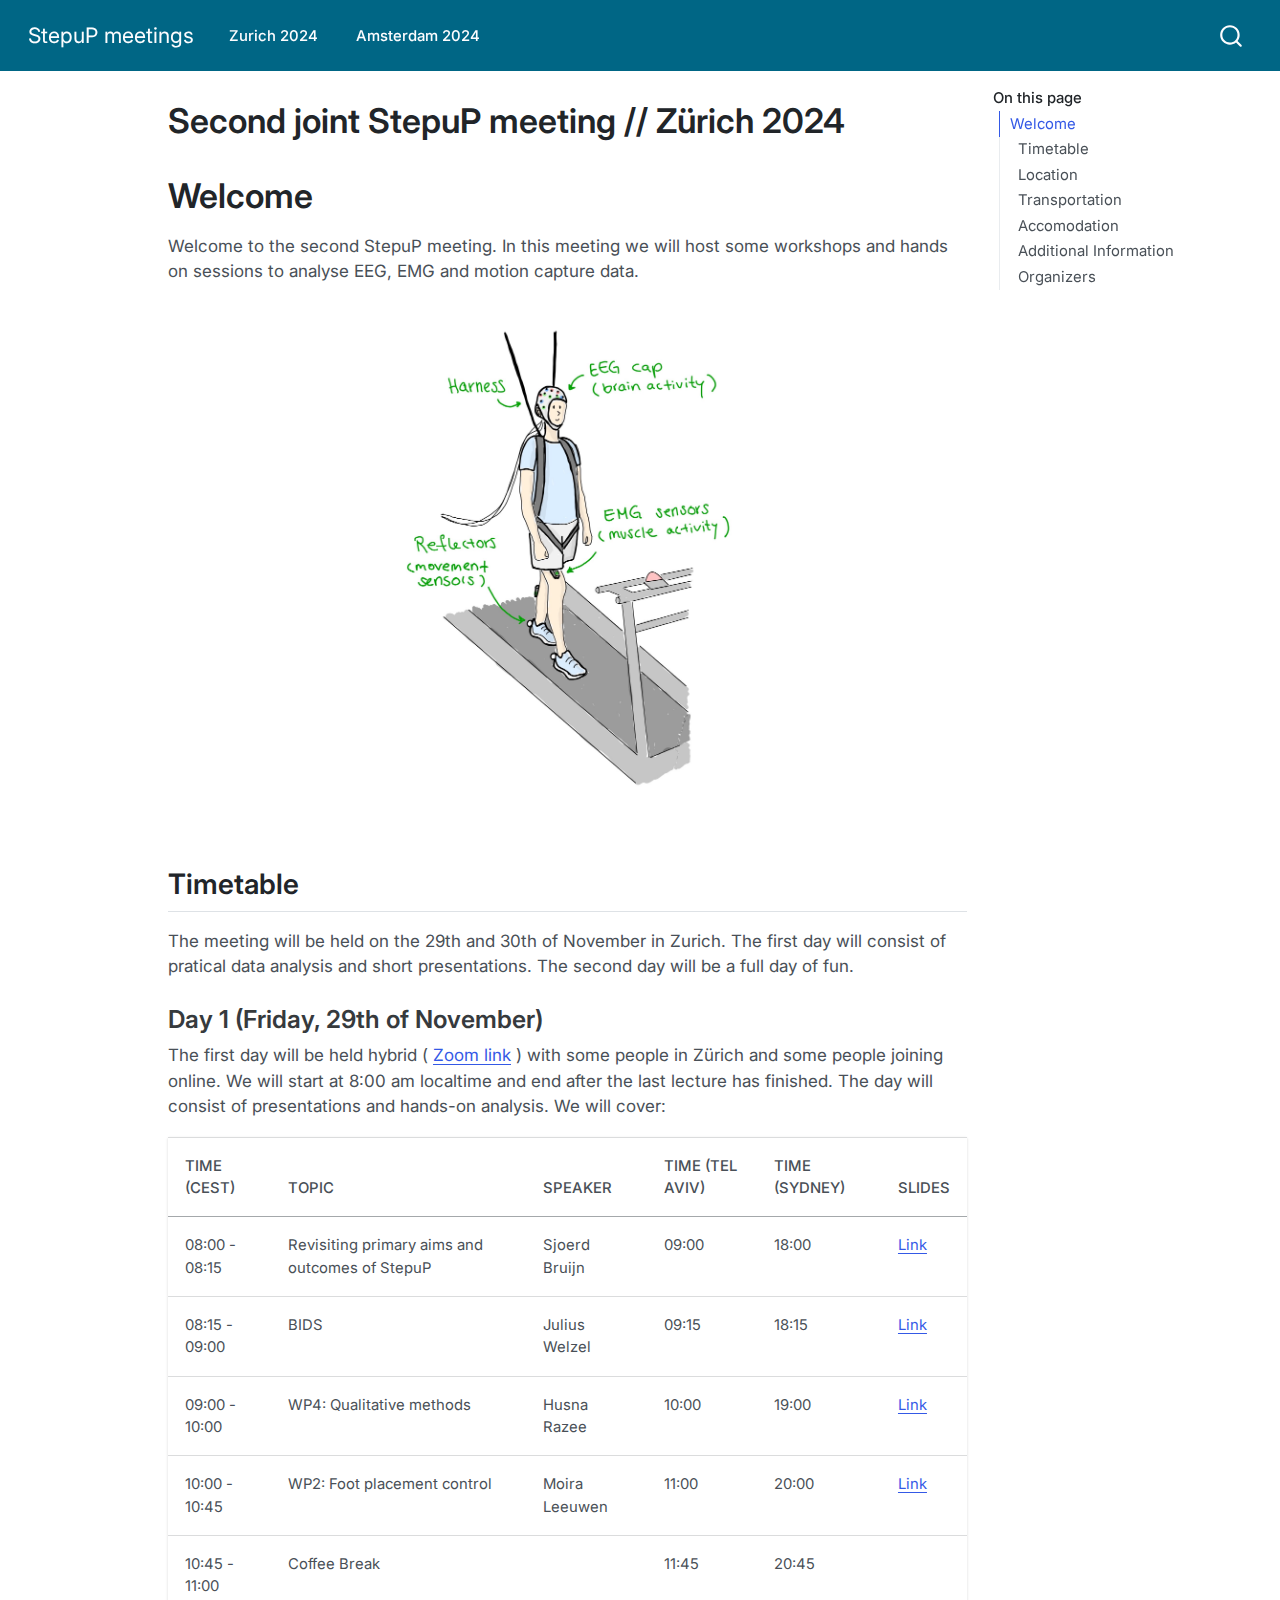
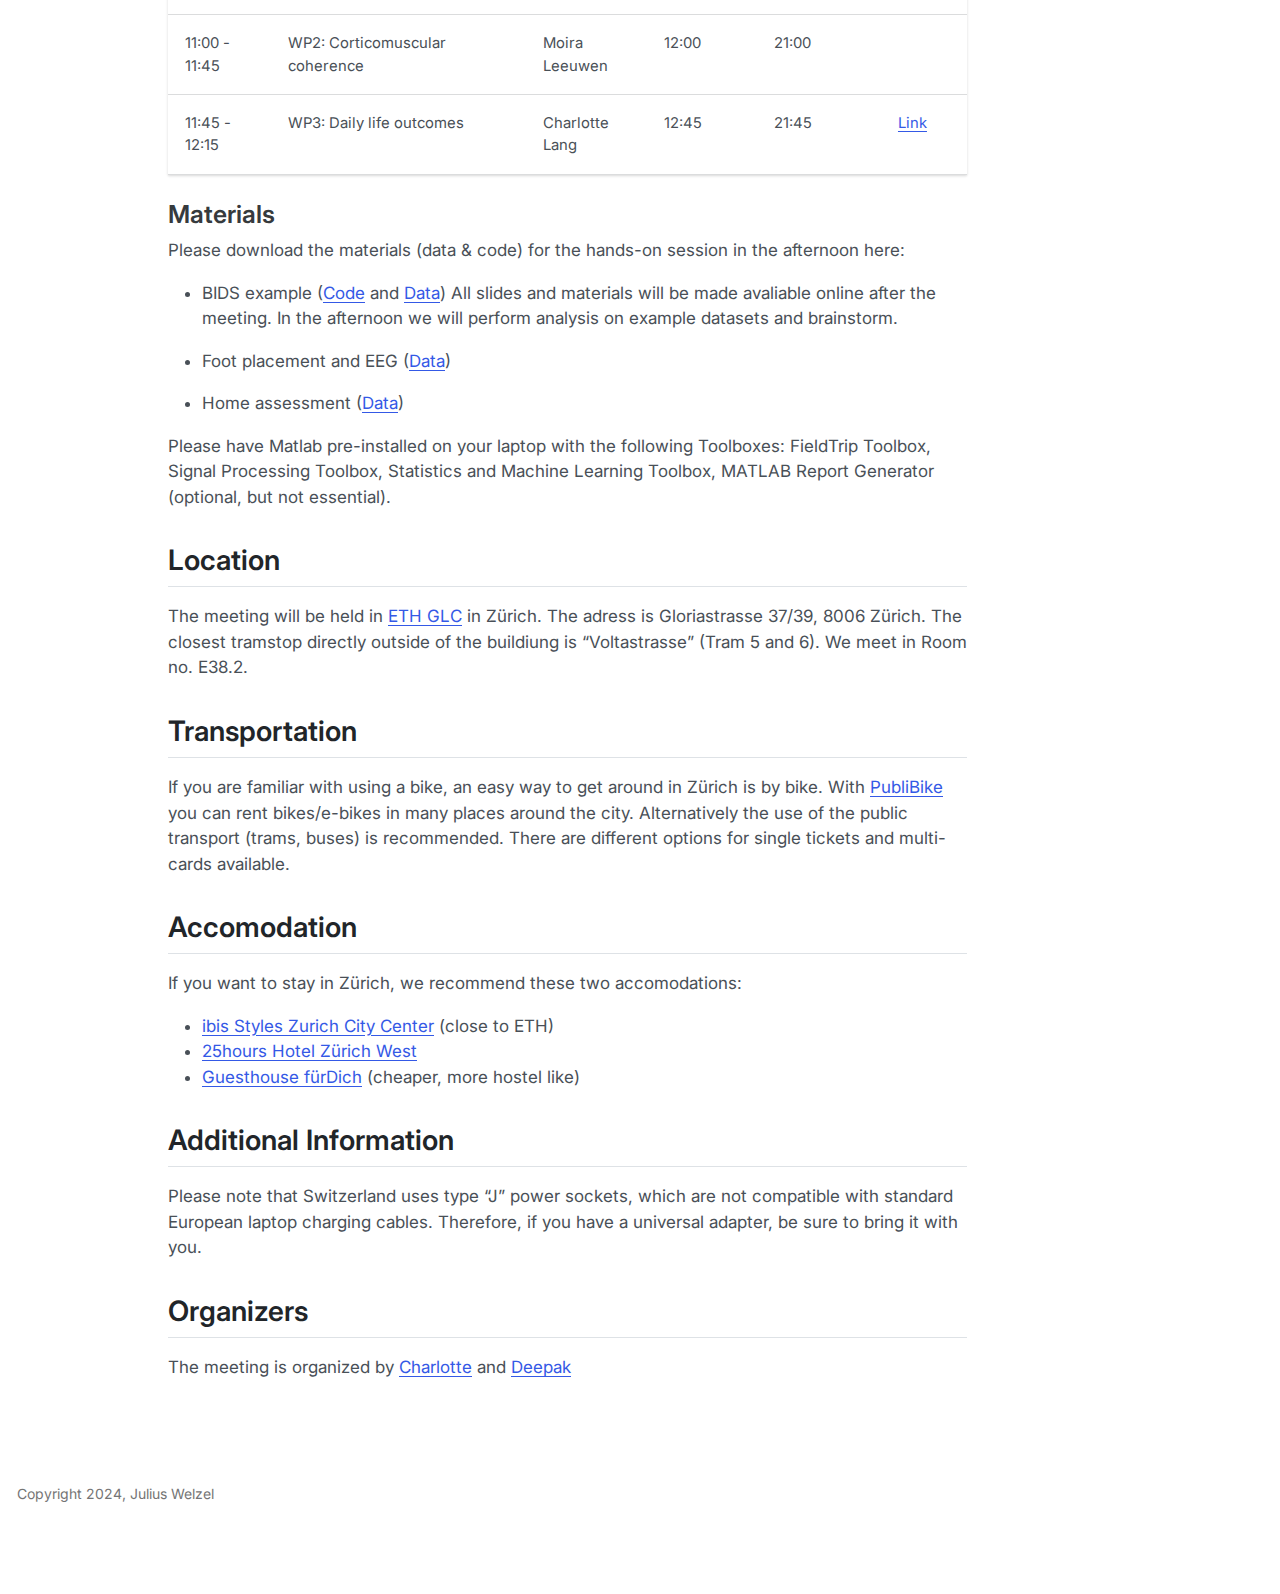
<file: zurich2024.html>
<!DOCTYPE html>
<html xmlns="http://www.w3.org/1999/xhtml" lang="en" xml:lang="en"><head>

<meta charset="utf-8">
<meta name="generator" content="quarto-1.6.40">

<meta name="viewport" content="width=device-width, initial-scale=1.0, user-scalable=yes">


<title>Second joint StepuP meeting // Zürich 2024 – StepuP meetings</title>
<style>
code{white-space: pre-wrap;}
span.smallcaps{font-variant: small-caps;}
div.columns{display: flex; gap: min(4vw, 1.5em);}
div.column{flex: auto; overflow-x: auto;}
div.hanging-indent{margin-left: 1.5em; text-indent: -1.5em;}
ul.task-list{list-style: none;}
ul.task-list li input[type="checkbox"] {
  width: 0.8em;
  margin: 0 0.8em 0.2em -1em; /* quarto-specific, see https://github.com/quarto-dev/quarto-cli/issues/4556 */ 
  vertical-align: middle;
}
</style>


<script src="site_libs/quarto-nav/quarto-nav.js"></script>
<script src="site_libs/clipboard/clipboard.min.js"></script>
<script src="site_libs/quarto-search/autocomplete.umd.js"></script>
<script src="site_libs/quarto-search/fuse.min.js"></script>
<script src="site_libs/quarto-search/quarto-search.js"></script>
<meta name="quarto:offset" content="./">
<script src="site_libs/quarto-html/quarto.js"></script>
<script src="site_libs/quarto-html/popper.min.js"></script>
<script src="site_libs/quarto-html/tippy.umd.min.js"></script>
<script src="site_libs/quarto-html/anchor.min.js"></script>
<link href="site_libs/quarto-html/tippy.css" rel="stylesheet">
<link href="site_libs/quarto-html/quarto-syntax-highlighting-549806ee2085284f45b00abea8c6df48.css" rel="stylesheet" id="quarto-text-highlighting-styles">
<script src="site_libs/bootstrap/bootstrap.min.js"></script>
<link href="site_libs/bootstrap/bootstrap-icons.css" rel="stylesheet">
<link href="site_libs/bootstrap/bootstrap-04ae96e1208eb625c98323d4a55d2680.min.css" rel="stylesheet" append-hash="true" id="quarto-bootstrap" data-mode="light">
<script id="quarto-search-options" type="application/json">{
  "location": "navbar",
  "copy-button": false,
  "collapse-after": 3,
  "panel-placement": "end",
  "type": "overlay",
  "limit": 50,
  "keyboard-shortcut": [
    "f",
    "/",
    "s"
  ],
  "show-item-context": false,
  "language": {
    "search-no-results-text": "No results",
    "search-matching-documents-text": "matching documents",
    "search-copy-link-title": "Copy link to search",
    "search-hide-matches-text": "Hide additional matches",
    "search-more-match-text": "more match in this document",
    "search-more-matches-text": "more matches in this document",
    "search-clear-button-title": "Clear",
    "search-text-placeholder": "",
    "search-detached-cancel-button-title": "Cancel",
    "search-submit-button-title": "Submit",
    "search-label": "Search"
  }
}</script>


<link rel="stylesheet" href="styles.css">
</head>

<body class="nav-fixed">

<div id="quarto-search-results"></div>
  <header id="quarto-header" class="headroom fixed-top">
    <nav class="navbar navbar-expand-lg " data-bs-theme="dark">
      <div class="navbar-container container-fluid">
      <div class="navbar-brand-container mx-auto">
    <a class="navbar-brand" href="./index.html">
    <span class="navbar-title">StepuP meetings</span>
    </a>
  </div>
            <div id="quarto-search" class="" title="Search"></div>
          <button class="navbar-toggler" type="button" data-bs-toggle="collapse" data-bs-target="#navbarCollapse" aria-controls="navbarCollapse" role="menu" aria-expanded="false" aria-label="Toggle navigation" onclick="if (window.quartoToggleHeadroom) { window.quartoToggleHeadroom(); }">
  <span class="navbar-toggler-icon"></span>
</button>
          <div class="collapse navbar-collapse" id="navbarCollapse">
            <ul class="navbar-nav navbar-nav-scroll me-auto">
  <li class="nav-item">
    <a class="nav-link active" href="./zurich2024.html" aria-current="page"> 
<span class="menu-text">Zurich 2024</span></a>
  </li>  
  <li class="nav-item">
    <a class="nav-link" href="./amsterdam2024.html"> 
<span class="menu-text">Amsterdam 2024</span></a>
  </li>  
</ul>
          </div> <!-- /navcollapse -->
            <div class="quarto-navbar-tools">
</div>
      </div> <!-- /container-fluid -->
    </nav>
</header>
<!-- content -->
<div id="quarto-content" class="quarto-container page-columns page-rows-contents page-layout-article page-navbar">
<!-- sidebar -->
<!-- margin-sidebar -->
    <div id="quarto-margin-sidebar" class="sidebar margin-sidebar">
        <nav id="TOC" role="doc-toc" class="toc-active">
    <h2 id="toc-title">On this page</h2>
   
  <ul>
  <li><a href="#welcome" id="toc-welcome" class="nav-link active" data-scroll-target="#welcome">Welcome</a>
  <ul class="collapse">
  <li><a href="#timetable" id="toc-timetable" class="nav-link" data-scroll-target="#timetable">Timetable</a>
  <ul class="collapse">
  <li><a href="#day-1-friday-29th-of-november" id="toc-day-1-friday-29th-of-november" class="nav-link" data-scroll-target="#day-1-friday-29th-of-november">Day 1 (Friday, 29th of November)</a></li>
  <li><a href="#materials" id="toc-materials" class="nav-link" data-scroll-target="#materials">Materials</a></li>
  </ul></li>
  <li><a href="#location" id="toc-location" class="nav-link" data-scroll-target="#location">Location</a></li>
  <li><a href="#transportation" id="toc-transportation" class="nav-link" data-scroll-target="#transportation">Transportation</a></li>
  <li><a href="#accomodation" id="toc-accomodation" class="nav-link" data-scroll-target="#accomodation">Accomodation</a></li>
  <li><a href="#additional-information" id="toc-additional-information" class="nav-link" data-scroll-target="#additional-information">Additional Information</a></li>
  <li><a href="#organizers" id="toc-organizers" class="nav-link" data-scroll-target="#organizers">Organizers</a></li>
  </ul></li>
  </ul>
</nav>
    </div>
<!-- main -->
<main class="content" id="quarto-document-content">

<header id="title-block-header" class="quarto-title-block default">
<div class="quarto-title">
<h1 class="title">Second joint StepuP meeting // Zürich 2024</h1>
</div>



<div class="quarto-title-meta">

    
  
    
  </div>
  


</header>


<section id="welcome" class="level1">
<h1>Welcome</h1>
<p>Welcome to the second StepuP meeting. In this meeting we will host some workshops and hands on sessions to analyse EEG, EMG and motion capture data.</p>
<div class="quarto-figure quarto-figure-center">
<figure class="figure">
<p><img src="treadmill_walking.jpg" class="img-fluid quarto-figure quarto-figure-center figure-img" style="width:50.0%"></p>
</figure>
</div>
<section id="timetable" class="level2">
<h2 class="anchored" data-anchor-id="timetable">Timetable</h2>
<p>The meeting will be held on the 29th and 30th of November in Zurich. The first day will consist of pratical data analysis and short presentations. The second day will be a full day of fun.</p>
<section id="day-1-friday-29th-of-november" class="level3">
<h3 class="anchored" data-anchor-id="day-1-friday-29th-of-november">Day 1 (Friday, 29th of November)</h3>
<p>The first day will be held hybrid ( <a href="https://ethz.zoom.us/j/62034078463">Zoom link</a> ) with some people in Zürich and some people joining online. We will start at 8:00 am localtime and end after the last lecture has finished. The day will consist of presentations and hands-on analysis. We will cover:</p>
<table class="caption-top table">
<thead>
<tr class="header">
<th>Time (CEST)</th>
<th>Topic</th>
<th>Speaker</th>
<th>Time (Tel Aviv)</th>
<th>Time (Sydney)</th>
<th>Slides</th>
</tr>
</thead>
<tbody>
<tr class="odd">
<td>08:00 - 08:15</td>
<td>Revisiting primary aims and outcomes of StepuP</td>
<td>Sjoerd Bruijn</td>
<td>09:00</td>
<td>18:00</td>
<td><a href="slides/Stepup2024_Introduction_Sjoerd.pdf">Link</a></td>
</tr>
<tr class="even">
<td>08:15 - 09:00</td>
<td>BIDS</td>
<td>Julius Welzel</td>
<td>09:15</td>
<td>18:15</td>
<td><a href="slides/WS24_zurich_bids_welzel.pdf">Link</a></td>
</tr>
<tr class="odd">
<td>09:00 - 10:00</td>
<td>WP4: Qualitative methods</td>
<td>Husna Razee</td>
<td>10:00</td>
<td>19:00</td>
<td><a href="slides/WS24_zurich_bids_raznee.pdf">Link</a></td>
</tr>
<tr class="even">
<td>10:00 - 10:45</td>
<td>WP2: Foot placement control</td>
<td>Moira Leeuwen</td>
<td>11:00</td>
<td>20:00</td>
<td><a href="slides/WS24_zurich_bids_leeuwen.pdf">Link</a></td>
</tr>
<tr class="odd">
<td>10:45 - 11:00</td>
<td>Coffee Break</td>
<td></td>
<td>11:45</td>
<td>20:45</td>
<td></td>
</tr>
<tr class="even">
<td>11:00 - 11:45</td>
<td>WP2: Corticomuscular coherence</td>
<td>Moira Leeuwen</td>
<td>12:00</td>
<td>21:00</td>
<td></td>
</tr>
<tr class="odd">
<td>11:45 - 12:15</td>
<td>WP3: Daily life outcomes</td>
<td>Charlotte Lang</td>
<td>12:45</td>
<td>21:45</td>
<td><a href="slides/WS24_zurich_bids_lang.pdf">Link</a></td>
</tr>
</tbody>
</table>
</section>
<section id="materials" class="level3">
<h3 class="anchored" data-anchor-id="materials">Materials</h3>
<p>Please download the materials (data &amp; code) for the hands-on session in the afternoon here:</p>
<ul>
<li><p>BIDS example (<a href="https://github.com/StepuP-consortium/stepup_bids_converter">Code</a> and <a href="https://cloud.rz.uni-kiel.de/index.php/s/rjTPpC2dKwFjiW8">Data</a>) All slides and materials will be made avaliable online after the meeting. In the afternoon we will perform analysis on example datasets and brainstorm.</p></li>
<li><p>Foot placement and EEG (<a href="https://surfdrive.surf.nl/files/index.php/s/sxZU6wVAQsjYitX">Data</a>)</p></li>
<li><p>Home assessment (<a href="https://polybox.ethz.ch/index.php/s/ntKGAiODKDX4LzV">Data</a>)</p></li>
</ul>
<p>Please have Matlab pre-installed on your laptop with the following Toolboxes: FieldTrip Toolbox, Signal Processing Toolbox, Statistics and Machine Learning Toolbox, MATLAB Report Generator (optional, but not essential).</p>
</section>
</section>
<section id="location" class="level2">
<h2 class="anchored" data-anchor-id="location">Location</h2>
<p>The meeting will be held in <a href="https://maps.app.goo.gl/HCY5QiNgmukd2wK48">ETH GLC</a> in Zürich. The adress is Gloriastrasse 37/39, 8006 Zürich. The closest tramstop directly outside of the buildiung is “Voltastrasse” (Tram 5 and 6). We meet in Room no. E38.2.</p>
</section>
<section id="transportation" class="level2">
<h2 class="anchored" data-anchor-id="transportation">Transportation</h2>
<p>If you are familiar with using a bike, an easy way to get around in Zürich is by bike. With <a href="https://www.publibike.ch/en/map">PubliBike</a> you can rent bikes/e-bikes in many places around the city. Alternatively the use of the public transport (trams, buses) is recommended. There are different options for single tickets and multi-cards available.</p>
</section>
<section id="accomodation" class="level2">
<h2 class="anchored" data-anchor-id="accomodation">Accomodation</h2>
<p>If you want to stay in Zürich, we recommend these two accomodations:</p>
<ul>
<li><a href="https://all.accor.com/hotel/B5J7/index.de.shtml">ibis Styles Zurich City Center</a> (close to ETH)</li>
<li><a href="https://all.accor.com/hotel/B145/index.de.shtml">25hours Hotel Zürich West</a></li>
<li><a href="https://en.fuerdich.ch/guesthouse">Guesthouse fürDich</a> (cheaper, more hostel like)</li>
</ul>
</section>
<section id="additional-information" class="level2">
<h2 class="anchored" data-anchor-id="additional-information">Additional Information</h2>
<p>Please note that Switzerland uses type “J” power sockets, which are not compatible with standard European laptop charging cables. Therefore, if you have a universal adapter, be sure to bring it with you.</p>
</section>
<section id="organizers" class="level2">
<h2 class="anchored" data-anchor-id="organizers">Organizers</h2>
<p>The meeting is organized by <a href="mailto:charlotte.lang@hest.ethz.ch?subject=StepuP%20meeting">Charlotte</a> and <a href="mailto:deepak.ravi@hest.ethz.ch?subject=StepuP%20meeting">Deepak</a></p>


</section>
</section>

</main> <!-- /main -->
<script id="quarto-html-after-body" type="application/javascript">
window.document.addEventListener("DOMContentLoaded", function (event) {
  const toggleBodyColorMode = (bsSheetEl) => {
    const mode = bsSheetEl.getAttribute("data-mode");
    const bodyEl = window.document.querySelector("body");
    if (mode === "dark") {
      bodyEl.classList.add("quarto-dark");
      bodyEl.classList.remove("quarto-light");
    } else {
      bodyEl.classList.add("quarto-light");
      bodyEl.classList.remove("quarto-dark");
    }
  }
  const toggleBodyColorPrimary = () => {
    const bsSheetEl = window.document.querySelector("link#quarto-bootstrap");
    if (bsSheetEl) {
      toggleBodyColorMode(bsSheetEl);
    }
  }
  toggleBodyColorPrimary();  
  const icon = "";
  const anchorJS = new window.AnchorJS();
  anchorJS.options = {
    placement: 'right',
    icon: icon
  };
  anchorJS.add('.anchored');
  const isCodeAnnotation = (el) => {
    for (const clz of el.classList) {
      if (clz.startsWith('code-annotation-')) {                     
        return true;
      }
    }
    return false;
  }
  const onCopySuccess = function(e) {
    // button target
    const button = e.trigger;
    // don't keep focus
    button.blur();
    // flash "checked"
    button.classList.add('code-copy-button-checked');
    var currentTitle = button.getAttribute("title");
    button.setAttribute("title", "Copied!");
    let tooltip;
    if (window.bootstrap) {
      button.setAttribute("data-bs-toggle", "tooltip");
      button.setAttribute("data-bs-placement", "left");
      button.setAttribute("data-bs-title", "Copied!");
      tooltip = new bootstrap.Tooltip(button, 
        { trigger: "manual", 
          customClass: "code-copy-button-tooltip",
          offset: [0, -8]});
      tooltip.show();    
    }
    setTimeout(function() {
      if (tooltip) {
        tooltip.hide();
        button.removeAttribute("data-bs-title");
        button.removeAttribute("data-bs-toggle");
        button.removeAttribute("data-bs-placement");
      }
      button.setAttribute("title", currentTitle);
      button.classList.remove('code-copy-button-checked');
    }, 1000);
    // clear code selection
    e.clearSelection();
  }
  const getTextToCopy = function(trigger) {
      const codeEl = trigger.previousElementSibling.cloneNode(true);
      for (const childEl of codeEl.children) {
        if (isCodeAnnotation(childEl)) {
          childEl.remove();
        }
      }
      return codeEl.innerText;
  }
  const clipboard = new window.ClipboardJS('.code-copy-button:not([data-in-quarto-modal])', {
    text: getTextToCopy
  });
  clipboard.on('success', onCopySuccess);
  if (window.document.getElementById('quarto-embedded-source-code-modal')) {
    const clipboardModal = new window.ClipboardJS('.code-copy-button[data-in-quarto-modal]', {
      text: getTextToCopy,
      container: window.document.getElementById('quarto-embedded-source-code-modal')
    });
    clipboardModal.on('success', onCopySuccess);
  }
    var localhostRegex = new RegExp(/^(?:http|https):\/\/localhost\:?[0-9]*\//);
    var mailtoRegex = new RegExp(/^mailto:/);
      var filterRegex = new RegExp("https:\/\/JuliusWelzel\.github\.io\/stepup_meetings\/");
    var isInternal = (href) => {
        return filterRegex.test(href) || localhostRegex.test(href) || mailtoRegex.test(href);
    }
    // Inspect non-navigation links and adorn them if external
 	var links = window.document.querySelectorAll('a[href]:not(.nav-link):not(.navbar-brand):not(.toc-action):not(.sidebar-link):not(.sidebar-item-toggle):not(.pagination-link):not(.no-external):not([aria-hidden]):not(.dropdown-item):not(.quarto-navigation-tool):not(.about-link)');
    for (var i=0; i<links.length; i++) {
      const link = links[i];
      if (!isInternal(link.href)) {
        // undo the damage that might have been done by quarto-nav.js in the case of
        // links that we want to consider external
        if (link.dataset.originalHref !== undefined) {
          link.href = link.dataset.originalHref;
        }
      }
    }
  function tippyHover(el, contentFn, onTriggerFn, onUntriggerFn) {
    const config = {
      allowHTML: true,
      maxWidth: 500,
      delay: 100,
      arrow: false,
      appendTo: function(el) {
          return el.parentElement;
      },
      interactive: true,
      interactiveBorder: 10,
      theme: 'quarto',
      placement: 'bottom-start',
    };
    if (contentFn) {
      config.content = contentFn;
    }
    if (onTriggerFn) {
      config.onTrigger = onTriggerFn;
    }
    if (onUntriggerFn) {
      config.onUntrigger = onUntriggerFn;
    }
    window.tippy(el, config); 
  }
  const noterefs = window.document.querySelectorAll('a[role="doc-noteref"]');
  for (var i=0; i<noterefs.length; i++) {
    const ref = noterefs[i];
    tippyHover(ref, function() {
      // use id or data attribute instead here
      let href = ref.getAttribute('data-footnote-href') || ref.getAttribute('href');
      try { href = new URL(href).hash; } catch {}
      const id = href.replace(/^#\/?/, "");
      const note = window.document.getElementById(id);
      if (note) {
        return note.innerHTML;
      } else {
        return "";
      }
    });
  }
  const xrefs = window.document.querySelectorAll('a.quarto-xref');
  const processXRef = (id, note) => {
    // Strip column container classes
    const stripColumnClz = (el) => {
      el.classList.remove("page-full", "page-columns");
      if (el.children) {
        for (const child of el.children) {
          stripColumnClz(child);
        }
      }
    }
    stripColumnClz(note)
    if (id === null || id.startsWith('sec-')) {
      // Special case sections, only their first couple elements
      const container = document.createElement("div");
      if (note.children && note.children.length > 2) {
        container.appendChild(note.children[0].cloneNode(true));
        for (let i = 1; i < note.children.length; i++) {
          const child = note.children[i];
          if (child.tagName === "P" && child.innerText === "") {
            continue;
          } else {
            container.appendChild(child.cloneNode(true));
            break;
          }
        }
        if (window.Quarto?.typesetMath) {
          window.Quarto.typesetMath(container);
        }
        return container.innerHTML
      } else {
        if (window.Quarto?.typesetMath) {
          window.Quarto.typesetMath(note);
        }
        return note.innerHTML;
      }
    } else {
      // Remove any anchor links if they are present
      const anchorLink = note.querySelector('a.anchorjs-link');
      if (anchorLink) {
        anchorLink.remove();
      }
      if (window.Quarto?.typesetMath) {
        window.Quarto.typesetMath(note);
      }
      if (note.classList.contains("callout")) {
        return note.outerHTML;
      } else {
        return note.innerHTML;
      }
    }
  }
  for (var i=0; i<xrefs.length; i++) {
    const xref = xrefs[i];
    tippyHover(xref, undefined, function(instance) {
      instance.disable();
      let url = xref.getAttribute('href');
      let hash = undefined; 
      if (url.startsWith('#')) {
        hash = url;
      } else {
        try { hash = new URL(url).hash; } catch {}
      }
      if (hash) {
        const id = hash.replace(/^#\/?/, "");
        const note = window.document.getElementById(id);
        if (note !== null) {
          try {
            const html = processXRef(id, note.cloneNode(true));
            instance.setContent(html);
          } finally {
            instance.enable();
            instance.show();
          }
        } else {
          // See if we can fetch this
          fetch(url.split('#')[0])
          .then(res => res.text())
          .then(html => {
            const parser = new DOMParser();
            const htmlDoc = parser.parseFromString(html, "text/html");
            const note = htmlDoc.getElementById(id);
            if (note !== null) {
              const html = processXRef(id, note);
              instance.setContent(html);
            } 
          }).finally(() => {
            instance.enable();
            instance.show();
          });
        }
      } else {
        // See if we can fetch a full url (with no hash to target)
        // This is a special case and we should probably do some content thinning / targeting
        fetch(url)
        .then(res => res.text())
        .then(html => {
          const parser = new DOMParser();
          const htmlDoc = parser.parseFromString(html, "text/html");
          const note = htmlDoc.querySelector('main.content');
          if (note !== null) {
            // This should only happen for chapter cross references
            // (since there is no id in the URL)
            // remove the first header
            if (note.children.length > 0 && note.children[0].tagName === "HEADER") {
              note.children[0].remove();
            }
            const html = processXRef(null, note);
            instance.setContent(html);
          } 
        }).finally(() => {
          instance.enable();
          instance.show();
        });
      }
    }, function(instance) {
    });
  }
      let selectedAnnoteEl;
      const selectorForAnnotation = ( cell, annotation) => {
        let cellAttr = 'data-code-cell="' + cell + '"';
        let lineAttr = 'data-code-annotation="' +  annotation + '"';
        const selector = 'span[' + cellAttr + '][' + lineAttr + ']';
        return selector;
      }
      const selectCodeLines = (annoteEl) => {
        const doc = window.document;
        const targetCell = annoteEl.getAttribute("data-target-cell");
        const targetAnnotation = annoteEl.getAttribute("data-target-annotation");
        const annoteSpan = window.document.querySelector(selectorForAnnotation(targetCell, targetAnnotation));
        const lines = annoteSpan.getAttribute("data-code-lines").split(",");
        const lineIds = lines.map((line) => {
          return targetCell + "-" + line;
        })
        let top = null;
        let height = null;
        let parent = null;
        if (lineIds.length > 0) {
            //compute the position of the single el (top and bottom and make a div)
            const el = window.document.getElementById(lineIds[0]);
            top = el.offsetTop;
            height = el.offsetHeight;
            parent = el.parentElement.parentElement;
          if (lineIds.length > 1) {
            const lastEl = window.document.getElementById(lineIds[lineIds.length - 1]);
            const bottom = lastEl.offsetTop + lastEl.offsetHeight;
            height = bottom - top;
          }
          if (top !== null && height !== null && parent !== null) {
            // cook up a div (if necessary) and position it 
            let div = window.document.getElementById("code-annotation-line-highlight");
            if (div === null) {
              div = window.document.createElement("div");
              div.setAttribute("id", "code-annotation-line-highlight");
              div.style.position = 'absolute';
              parent.appendChild(div);
            }
            div.style.top = top - 2 + "px";
            div.style.height = height + 4 + "px";
            div.style.left = 0;
            let gutterDiv = window.document.getElementById("code-annotation-line-highlight-gutter");
            if (gutterDiv === null) {
              gutterDiv = window.document.createElement("div");
              gutterDiv.setAttribute("id", "code-annotation-line-highlight-gutter");
              gutterDiv.style.position = 'absolute';
              const codeCell = window.document.getElementById(targetCell);
              const gutter = codeCell.querySelector('.code-annotation-gutter');
              gutter.appendChild(gutterDiv);
            }
            gutterDiv.style.top = top - 2 + "px";
            gutterDiv.style.height = height + 4 + "px";
          }
          selectedAnnoteEl = annoteEl;
        }
      };
      const unselectCodeLines = () => {
        const elementsIds = ["code-annotation-line-highlight", "code-annotation-line-highlight-gutter"];
        elementsIds.forEach((elId) => {
          const div = window.document.getElementById(elId);
          if (div) {
            div.remove();
          }
        });
        selectedAnnoteEl = undefined;
      };
        // Handle positioning of the toggle
    window.addEventListener(
      "resize",
      throttle(() => {
        elRect = undefined;
        if (selectedAnnoteEl) {
          selectCodeLines(selectedAnnoteEl);
        }
      }, 10)
    );
    function throttle(fn, ms) {
    let throttle = false;
    let timer;
      return (...args) => {
        if(!throttle) { // first call gets through
            fn.apply(this, args);
            throttle = true;
        } else { // all the others get throttled
            if(timer) clearTimeout(timer); // cancel #2
            timer = setTimeout(() => {
              fn.apply(this, args);
              timer = throttle = false;
            }, ms);
        }
      };
    }
      // Attach click handler to the DT
      const annoteDls = window.document.querySelectorAll('dt[data-target-cell]');
      for (const annoteDlNode of annoteDls) {
        annoteDlNode.addEventListener('click', (event) => {
          const clickedEl = event.target;
          if (clickedEl !== selectedAnnoteEl) {
            unselectCodeLines();
            const activeEl = window.document.querySelector('dt[data-target-cell].code-annotation-active');
            if (activeEl) {
              activeEl.classList.remove('code-annotation-active');
            }
            selectCodeLines(clickedEl);
            clickedEl.classList.add('code-annotation-active');
          } else {
            // Unselect the line
            unselectCodeLines();
            clickedEl.classList.remove('code-annotation-active');
          }
        });
      }
  const findCites = (el) => {
    const parentEl = el.parentElement;
    if (parentEl) {
      const cites = parentEl.dataset.cites;
      if (cites) {
        return {
          el,
          cites: cites.split(' ')
        };
      } else {
        return findCites(el.parentElement)
      }
    } else {
      return undefined;
    }
  };
  var bibliorefs = window.document.querySelectorAll('a[role="doc-biblioref"]');
  for (var i=0; i<bibliorefs.length; i++) {
    const ref = bibliorefs[i];
    const citeInfo = findCites(ref);
    if (citeInfo) {
      tippyHover(citeInfo.el, function() {
        var popup = window.document.createElement('div');
        citeInfo.cites.forEach(function(cite) {
          var citeDiv = window.document.createElement('div');
          citeDiv.classList.add('hanging-indent');
          citeDiv.classList.add('csl-entry');
          var biblioDiv = window.document.getElementById('ref-' + cite);
          if (biblioDiv) {
            citeDiv.innerHTML = biblioDiv.innerHTML;
          }
          popup.appendChild(citeDiv);
        });
        return popup.innerHTML;
      });
    }
  }
});
</script>
</div> <!-- /content -->
<footer class="footer">
  <div class="nav-footer">
    <div class="nav-footer-left">
<p>Copyright 2024, Julius Welzel</p>
</div>   
    <div class="nav-footer-center">
      &nbsp;
    </div>
    <div class="nav-footer-right">
      &nbsp;
    </div>
  </div>
</footer>




</body></html>
</file>
<file: site_libs/quarto-html/tippy.css>
.tippy-box[data-animation=fade][data-state=hidden]{opacity:0}[data-tippy-root]{max-width:calc(100vw - 10px)}.tippy-box{position:relative;background-color:#333;color:#fff;border-radius:4px;font-size:14px;line-height:1.4;white-space:normal;outline:0;transition-property:transform,visibility,opacity}.tippy-box[data-placement^=top]>.tippy-arrow{bottom:0}.tippy-box[data-placement^=top]>.tippy-arrow:before{bottom:-7px;left:0;border-width:8px 8px 0;border-top-color:initial;transform-origin:center top}.tippy-box[data-placement^=bottom]>.tippy-arrow{top:0}.tippy-box[data-placement^=bottom]>.tippy-arrow:before{top:-7px;left:0;border-width:0 8px 8px;border-bottom-color:initial;transform-origin:center bottom}.tippy-box[data-placement^=left]>.tippy-arrow{right:0}.tippy-box[data-placement^=left]>.tippy-arrow:before{border-width:8px 0 8px 8px;border-left-color:initial;right:-7px;transform-origin:center left}.tippy-box[data-placement^=right]>.tippy-arrow{left:0}.tippy-box[data-placement^=right]>.tippy-arrow:before{left:-7px;border-width:8px 8px 8px 0;border-right-color:initial;transform-origin:center right}.tippy-box[data-inertia][data-state=visible]{transition-timing-function:cubic-bezier(.54,1.5,.38,1.11)}.tippy-arrow{width:16px;height:16px;color:#333}.tippy-arrow:before{content:"";position:absolute;border-color:transparent;border-style:solid}.tippy-content{position:relative;padding:5px 9px;z-index:1}
</file>
<file: site_libs/quarto-html/quarto-syntax-highlighting-549806ee2085284f45b00abea8c6df48.css>
/* quarto syntax highlight colors */
:root {
  --quarto-hl-ot-color: #003B4F;
  --quarto-hl-at-color: #657422;
  --quarto-hl-ss-color: #20794D;
  --quarto-hl-an-color: #5E5E5E;
  --quarto-hl-fu-color: #4758AB;
  --quarto-hl-st-color: #20794D;
  --quarto-hl-cf-color: #003B4F;
  --quarto-hl-op-color: #5E5E5E;
  --quarto-hl-er-color: #AD0000;
  --quarto-hl-bn-color: #AD0000;
  --quarto-hl-al-color: #AD0000;
  --quarto-hl-va-color: #111111;
  --quarto-hl-bu-color: inherit;
  --quarto-hl-ex-color: inherit;
  --quarto-hl-pp-color: #AD0000;
  --quarto-hl-in-color: #5E5E5E;
  --quarto-hl-vs-color: #20794D;
  --quarto-hl-wa-color: #5E5E5E;
  --quarto-hl-do-color: #5E5E5E;
  --quarto-hl-im-color: #00769E;
  --quarto-hl-ch-color: #20794D;
  --quarto-hl-dt-color: #AD0000;
  --quarto-hl-fl-color: #AD0000;
  --quarto-hl-co-color: #5E5E5E;
  --quarto-hl-cv-color: #5E5E5E;
  --quarto-hl-cn-color: #8f5902;
  --quarto-hl-sc-color: #5E5E5E;
  --quarto-hl-dv-color: #AD0000;
  --quarto-hl-kw-color: #003B4F;
}

/* other quarto variables */
:root {
  --quarto-font-monospace: SFMono-Regular, Menlo, Monaco, Consolas, "Liberation Mono", "Courier New", monospace;
}

pre > code.sourceCode > span {
  color: #003B4F;
}

code span {
  color: #003B4F;
}

code.sourceCode > span {
  color: #003B4F;
}

div.sourceCode,
div.sourceCode pre.sourceCode {
  color: #003B4F;
}

code span.ot {
  color: #003B4F;
  font-style: inherit;
}

code span.at {
  color: #657422;
  font-style: inherit;
}

code span.ss {
  color: #20794D;
  font-style: inherit;
}

code span.an {
  color: #5E5E5E;
  font-style: inherit;
}

code span.fu {
  color: #4758AB;
  font-style: inherit;
}

code span.st {
  color: #20794D;
  font-style: inherit;
}

code span.cf {
  color: #003B4F;
  font-weight: bold;
  font-style: inherit;
}

code span.op {
  color: #5E5E5E;
  font-style: inherit;
}

code span.er {
  color: #AD0000;
  font-style: inherit;
}

code span.bn {
  color: #AD0000;
  font-style: inherit;
}

code span.al {
  color: #AD0000;
  font-style: inherit;
}

code span.va {
  color: #111111;
  font-style: inherit;
}

code span.bu {
  font-style: inherit;
}

code span.ex {
  font-style: inherit;
}

code span.pp {
  color: #AD0000;
  font-style: inherit;
}

code span.in {
  color: #5E5E5E;
  font-style: inherit;
}

code span.vs {
  color: #20794D;
  font-style: inherit;
}

code span.wa {
  color: #5E5E5E;
  font-style: italic;
}

code span.do {
  color: #5E5E5E;
  font-style: italic;
}

code span.im {
  color: #00769E;
  font-style: inherit;
}

code span.ch {
  color: #20794D;
  font-style: inherit;
}

code span.dt {
  color: #AD0000;
  font-style: inherit;
}

code span.fl {
  color: #AD0000;
  font-style: inherit;
}

code span.co {
  color: #5E5E5E;
  font-style: inherit;
}

code span.cv {
  color: #5E5E5E;
  font-style: italic;
}

code span.cn {
  color: #8f5902;
  font-style: inherit;
}

code span.sc {
  color: #5E5E5E;
  font-style: inherit;
}

code span.dv {
  color: #AD0000;
  font-style: inherit;
}

code span.kw {
  color: #003B4F;
  font-weight: bold;
  font-style: inherit;
}

.prevent-inlining {
  content: "</";
}

/*# sourceMappingURL=ae99138f4fbc2fb4c9f5e5cd69c22459.css.map */
</file>
<file: styles.css>
/* css styles */
/* Position the logo at the bottom right of the page */
html {
    position: relative;
    min-height: 100%;
}
body {
    margin: 0;
    padding-bottom: 60px; /* Adjust based on logo size to avoid overlap with content */
}
footer.custom-logo {
    position: absolute;
    right: 0;
    bottom: 0;
    margin-right: 20px;
    margin-bottom: 10px;
}

/* Adjust the size of the logo */
footer.custom-logo img {
    width: 120px; /* Set the width as needed */
    height: auto;
}

.navbar {
    background-color: #006685; /* set the main color */
}
</file>
